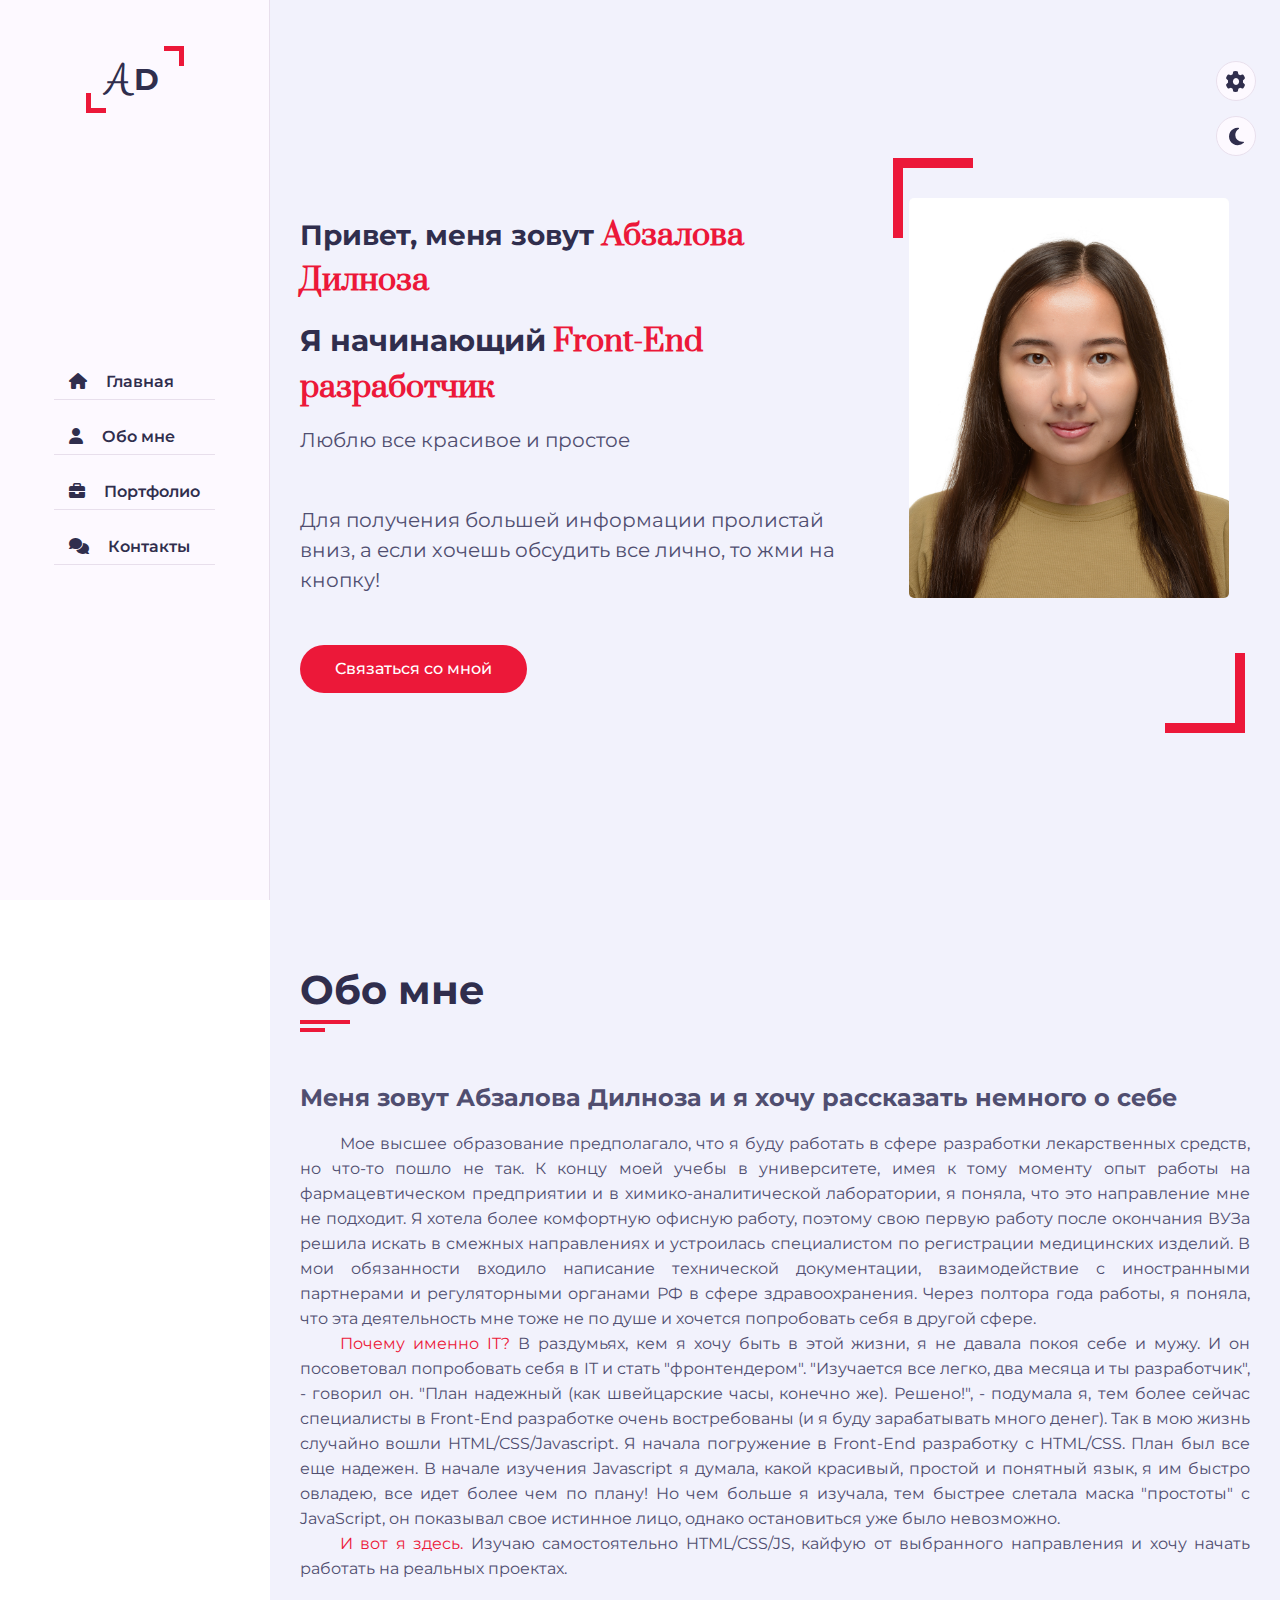
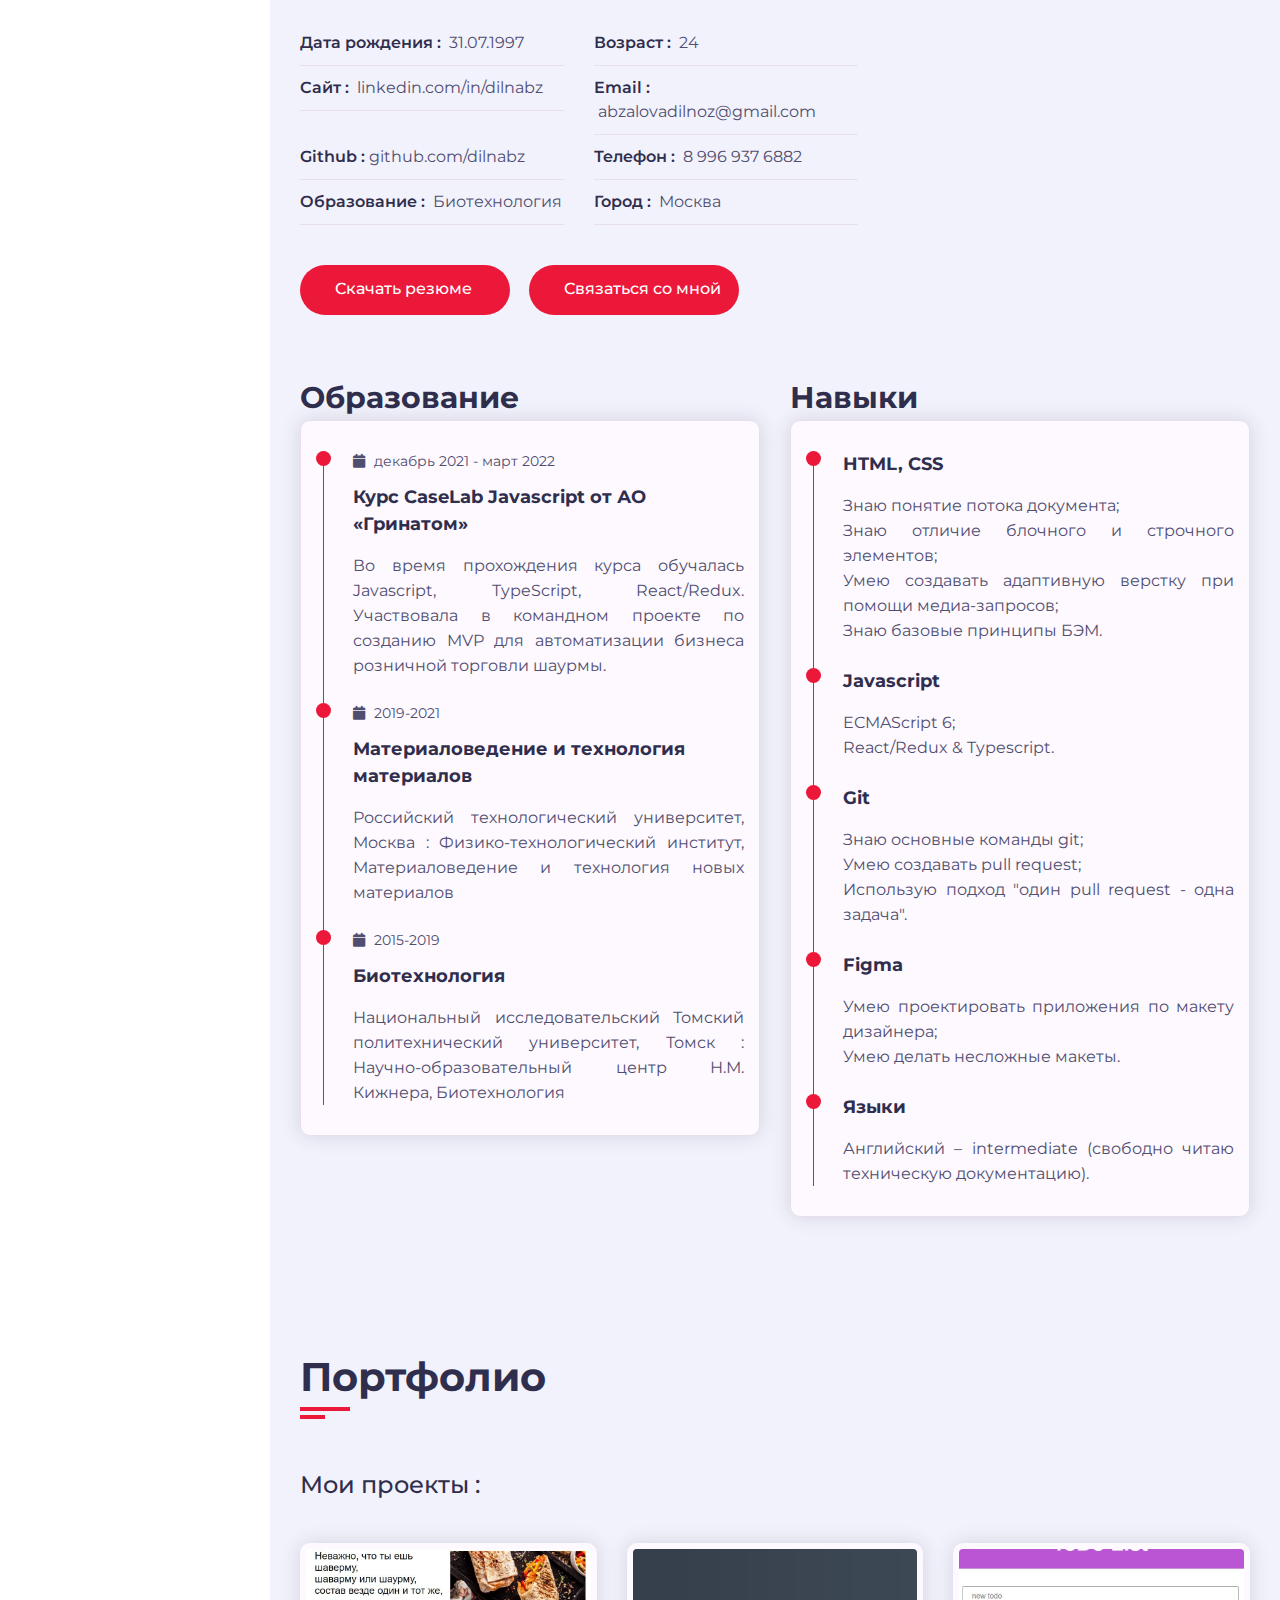
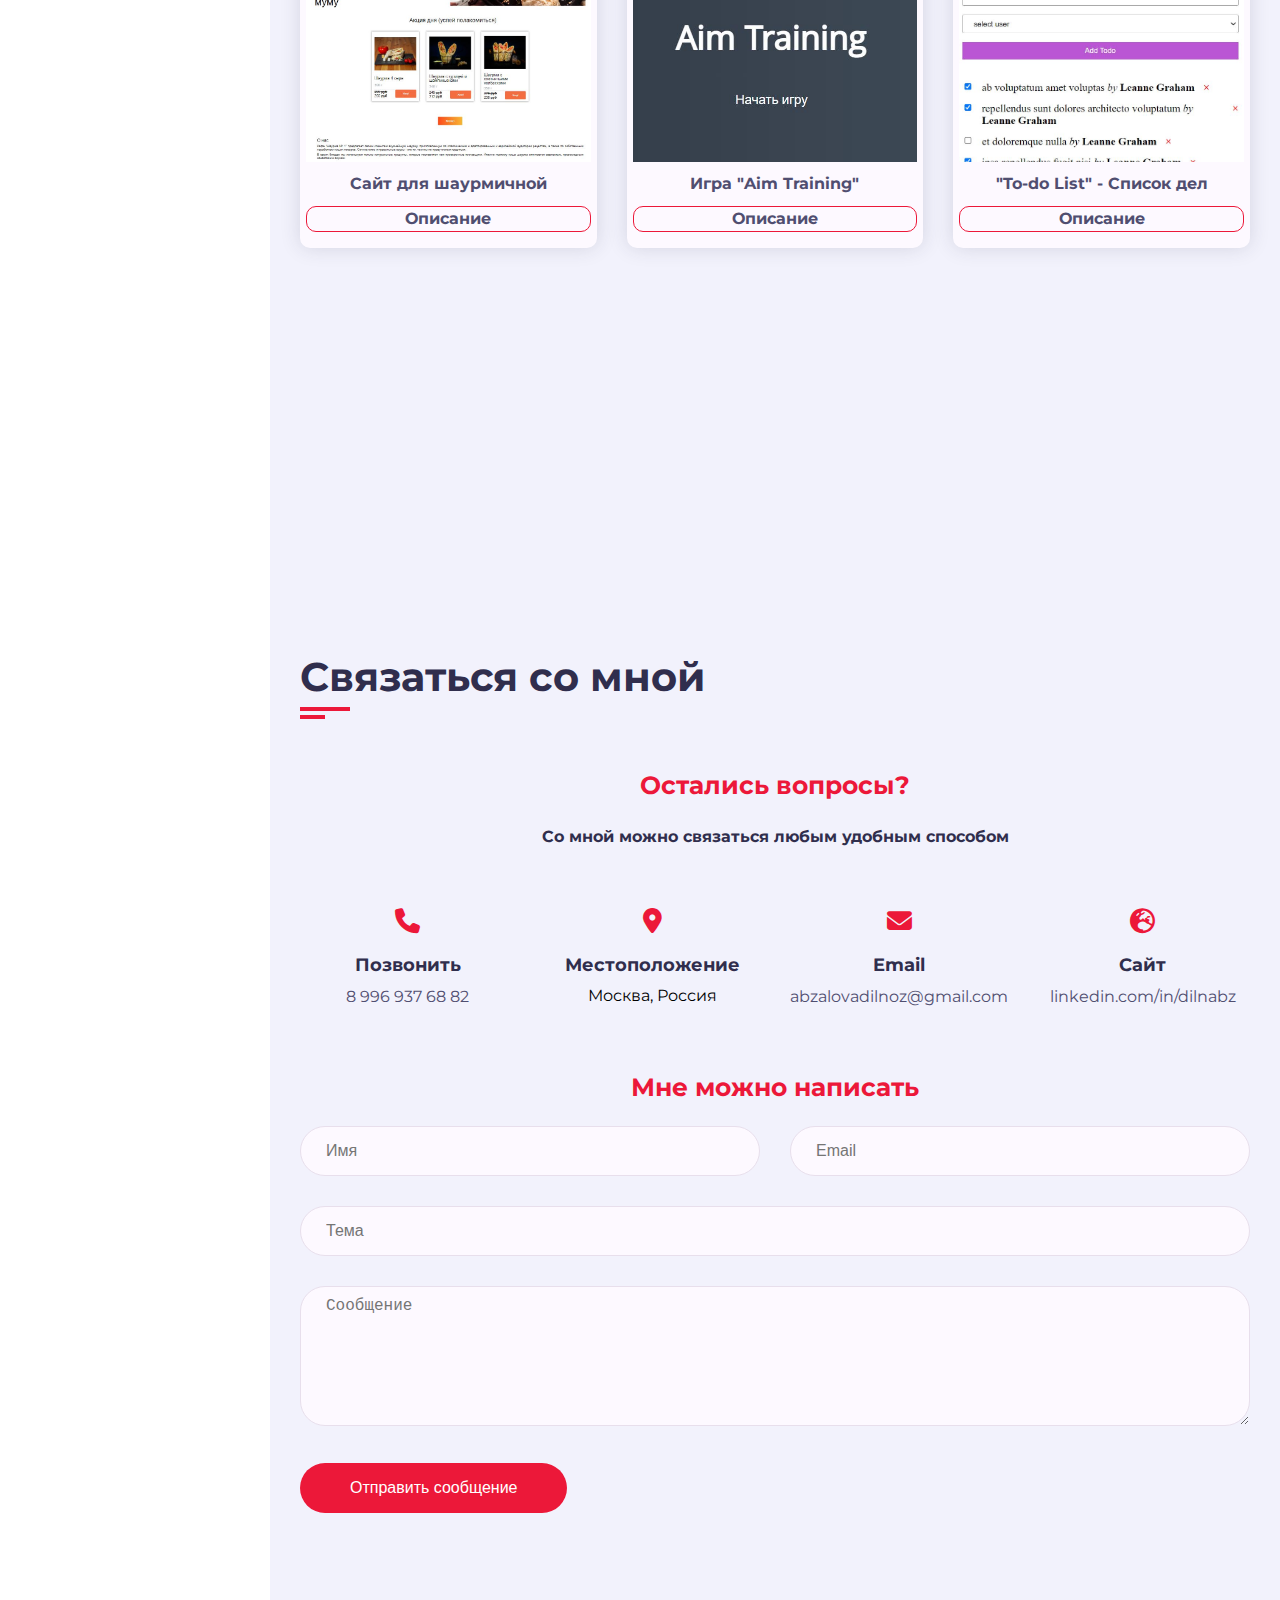
<file: index.html>
<!DOCTYPE html>
<html lang="ru">
  <head>
    <meta charset="UTF-8" />
    <meta http-equiv="X-UA-Compatible" content="IE=edge" />
    <meta name="viewport" content="width=device-width, initial-scale=1.0" />
    <title>Portfolio Abzalova Dilnoza</title>
    <link rel="icon" href="img/myIcon.PNG" type="image/png" />
    <!-- ===== CSS Files ===== -->
    <link rel="stylesheet" href="css/style.css" />
    <link rel="stylesheet" href="css/skins/color-1.css" />
    <link
      rel="stylesheet"
      href="https://cdnjs.cloudflare.com/ajax/libs/font-awesome/6.1.1/css/all.min.css"
    />
    <!-- ===== Style Switcher ===== -->
    <link
      rel="stylesheet"
      href="css/skins/color-1.css"
      class="alternate-style"
      title="color-1"
      disabled
    />
    <link
      rel="stylesheet"
      href="css/skins/color-2.css"
      class="alternate-style"
      title="color-2"
      disabled
    />
    <link
      rel="stylesheet"
      href="css/skins/color-3.css"
      class="alternate-style"
      title="color-3"
      disabled
    />
    <link
      rel="stylesheet"
      href="css/skins/color-4.css"
      class="alternate-style"
      title="color-4"
      disabled
    />
    <link
      rel="stylesheet"
      href="css/skins/color-5.css"
      class="alternate-style"
      title="color-5"
      disabled
    />
    <link rel="stylesheet" href="css/style-switcher.css" />
  </head>
  <body>
    <!-- ===== Main Container Start ===== -->
    <div class="main-container">
      <!-- === Aside Start === -->
      <div class="aside">
        <div class="logo">
          <a href="#"><span>A</span>D</a>
        </div>
        <ul class="nav">
          <li>
            <a href="#home"><i class="fa fa-home"></i> Главная</a>
          </li>
          <li>
            <a href="#about"><i class="fa fa-user"></i> Обо мне </a>
          </li>
          <!-- <li>
            <a href="#service"><i class="fa fa-list"></i> Услуги </a>
          </li> -->
          <li>
            <a href="#portfolio"><i class="fa fa-briefcase"></i> Портфолио</a>
          </li>
          <li>
            <a href="#contact"><i class="fa fa-comments"></i> Контакты</a>
          </li>
        </ul>
      </div>
      <!-- === Aside End === -->
      <!-- === Main Content Start === -->
      <div class="main-content">
        <!-- == Home Section Start == -->
        <section class="home section" id="home">
          <div class="container">
            <div class="row">
              <div class="home-info padd-15">
                <h3 class="hello">
                  Привет, меня зовут <span class="name">Абзалова Дилноза</span>
                </h3>
                <h3 class="my-profession">
                  Я начинающий<span class="typing"> Front-End разработчик</span>
                </h3>
                <p>Люблю все красивое и простое</p>
                <p>
                  Для получения большей информации пролистай вниз, а если хочешь
                  обсудить все лично, то жми на кнопку!
                </p>
                <a href="#contact" class="btn hire-me">Связаться со мной</a>
              </div>
              <div class="home-img padd-15">
                <img src="/img/myPhoto.jpg" alt="My photo" />
              </div>
            </div>
          </div>
        </section>
        <!-- == Home Section End == -->
        <!-- == About Section Start == -->
        <section class="about section" id="about">
          <div class="container">
            <div class="row">
              <div class="section-title padd-15">
                <h2>Обо мне</h2>
              </div>
            </div>
            <div class="row">
              <div class="about-content padd-15">
                <div class="row">
                  <div class="about-text padd-15">
                    <h3>
                      Меня зовут Абзалова Дилноза и я хочу рассказать немного о
                      себе
                    </h3>
                    <p>
                      Мое высшее образование предполагало, что я буду работать в
                      сфере разработки лекарственных средств, но что-то пошло не
                      так. К концу моей учебы в университете, имея к тому
                      моменту опыт работы на фармацевтическом предприятии и в
                      химико-аналитической лаборатории, я поняла, что это
                      направление мне не подходит. Я хотела более комфортную
                      офисную работу, поэтому свою первую работу после окончания
                      ВУЗа решила искать в смежных направлениях и устроилась
                      специалистом по регистрации медицинских изделий. В мои
                      обязанности входило написание технической документации,
                      взаимодействие с иностранными партнерами и регуляторными
                      органами РФ в сфере здравоохранения. Через полтора года
                      работы, я поняла, что эта деятельность мне тоже не по душе
                      и хочется попробовать себя в другой сфере.
                    </p>
                    <p>
                      <span>Почему именно IT?</span> В раздумьях, кем я хочу
                      быть в этой жизни, я не давала покоя себе и мужу. И он
                      посоветовал попробовать себя в IT и стать "фронтендером".
                      "Изучается все легко, два месяца и ты разработчик", -
                      говорил он. "План надежный (как швейцарские часы, конечно
                      же). Решено!", - подумала я, тем более сейчас специалисты
                      в Front-End разработке очень востребованы (и я буду
                      зарабатывать много денег). Так в мою жизнь случайно вошли
                      HTML/CSS/Javascript. Я начала погружение в Front-End
                      разработку с HTML/CSS. План был все еще надежен. В начале
                      изучения Javascript я думала, какой красивый, простой и
                      понятный язык, я им быстро овладею, все идет более чем по
                      плану! Но чем больше я изучала, тем быстрее слетала маска
                      "простоты" с JavaScript, он показывал свое истинное лицо,
                      однако остановиться уже было невозможно.
                    </p>
                    <p>
                      <span>И вот я здесь.</span> Изучаю самостоятельно
                      HTML/CSS/JS, кайфую от выбранного направления и хочу
                      начать работать на реальных проектах.
                    </p>
                  </div>
                </div>
                <div class="row">
                  <div class="personal-info padd-15">
                    <div class="row">
                      <div class="info-item padd-15">
                        <p>Дата рождения : <span>31.07.1997</span></p>
                      </div>
                      <div class="info-item padd-15">
                        <p>Возраст : <span>24</span></p>
                      </div>
                      <div class="info-item padd-15">
                        <p>
                          Сайт :
                          <a href="https://www.linkedin.com/in/dilnabz/"
                            >linkedin.com/in/dilnabz</a
                          >
                        </p>
                      </div>
                      <div class="info-item padd-15">
                        <p>
                          Email :
                          <a href="mailto:abzalovadilnoz@gmail.com"
                            >abzalovadilnoz@gmail.com</a
                          >
                        </p>
                      </div>
                      <div class="info-item padd-15">
                        <p>
                          Github :<a href="https://github.com/dilnabz"
                            >github.com/dilnabz</a
                          >
                        </p>
                      </div>
                      <div class="info-item padd-15">
                        <p>
                          Телефон :
                          <a href="tel:+79969376882">8 996 937 6882</a>
                        </p>
                      </div>
                      <div class="info-item padd-15">
                        <p>Образование : <span>Биотехнология</span></p>
                      </div>
                      <div class="info-item padd-15">
                        <p>Город : <span>Москва</span></p>
                      </div>
                    </div>
                    <div class="row">
                      <div class="buttons padd-15">
                        <a
                          href="CV/Дилноза__Абзалова.pdf"
                          download="CV_Abzalova"
                          class="btn"
                          >Скачать резюме</a
                        >
                        <a href="#contact" class="btn hire hire-me"
                          >Связаться со мной</a
                        >
                      </div>
                    </div>
                  </div>
                </div>
                <div class="row">
                  <div class="education padd-15">
                    <h3 class="title">Образование</h3>
                    <div class="row">
                      <div class="timeline-box padd-15">
                        <div class="timeline shadow-dark">
                          <!-- = timeline item = -->
                          <div class="timeline-item">
                            <div class="circle-dot"></div>
                            <h3 class="timeline-date">
                              <i class="fa fa-calendar"> </i> декабрь 2021 -
                              март 2022
                            </h3>
                            <h4 class="timeline-title">
                              Курс CaseLab Javascript от АО «Гринатом»
                            </h4>
                            <p class="timeline-text">
                              Во время прохождения курса обучалась Javascript,
                              TypeScript, React/Redux. Участвовала в командном
                              проекте по созданию MVP для автоматизации бизнеса
                              розничной торговли шаурмы.
                            </p>
                          </div>
                          <!-- = timeline item = -->
                          <div class="timeline-item">
                            <div class="circle-dot"></div>
                            <h3 class="timeline-date">
                              <i class="fa fa-calendar"> </i> 2019-2021
                            </h3>
                            <h4 class="timeline-title">
                              Материаловедение и технология материалов
                            </h4>
                            <p class="timeline-text">
                              Российский технологический университет, Москва :
                              Физико-технологический институт, Материаловедение
                              и технология новых материалов
                            </p>
                          </div>
                          <!-- = timeline item = -->
                          <div class="timeline-item">
                            <div class="circle-dot"></div>
                            <h3 class="timeline-date">
                              <i class="fa fa-calendar"> </i> 2015-2019
                            </h3>
                            <h4 class="timeline-title">Биотехнология</h4>
                            <p class="timeline-text">
                              Национальный исследовательский Томский
                              политехнический университет, Томск :
                              Научно-образовательный центр Н.М. Кижнера,
                              Биотехнология
                            </p>
                          </div>
                        </div>
                      </div>
                    </div>
                  </div>
                  <div class="skills padd-15">
                    <h3 class="title">Навыки</h3>
                    <div class="row">
                      <div class="timeline-box padd-15">
                        <div class="timeline shadow-dark">
                          <!-- = timeline item = -->
                          <div class="timeline-item">
                            <div class="circle-dot"></div>
                            <h4 class="timeline-title">HTML, CSS</h4>
                            <ul class="timeline-text">
                              <li>Знаю понятие потока документа;</li>
                              <li>
                                Знаю отличие блочного и строчного элементов;
                              </li>
                              <li>
                                Умею создавать адаптивную верстку при помощи
                                медиа-запросов;
                              </li>
                              <li>Знаю базовые принципы БЭМ.</li>
                            </ul>
                          </div>
                          <!-- = timeline item = -->
                          <div class="timeline-item">
                            <div class="circle-dot"></div>
                            <h4 class="timeline-title">Javascript</h4>
                            <ul class="timeline-text">
                              <li>ECMAScript 6;</li>
                              <li>React/Redux & Typescript.</li>
                            </ul>
                          </div>
                          <!-- = timeline item = -->
                          <div class="timeline-item">
                            <div class="circle-dot"></div>
                            <h4 class="timeline-title">Git</h4>
                            <ul class="timeline-text">
                              <li>Знаю основные команды git;</li>
                              <li>Умею создавать pull request;</li>
                              <li>
                                Использую подход "один pull request - одна
                                задача".
                              </li>
                            </ul>
                          </div>
                          <!-- = timeline item = -->
                          <div class="timeline-item">
                            <div class="circle-dot"></div>
                            <h4 class="timeline-title">Figma</h4>
                            <ul class="timeline-text">
                              <li>
                                Умею проектировать приложения по макету
                                дизайнера;
                              </li>
                              <li>Умею делать несложные макеты.</li>
                            </ul>
                          </div>
                          <!-- = timeline item = -->
                          <div class="timeline-item">
                            <div class="circle-dot"></div>
                            <h4 class="timeline-title">Языки</h4>
                            <ul class="timeline-text">
                              <li>
                                Английский – intermediate (свободно читаю
                                техническую документацию).
                              </li>
                            </ul>
                          </div>
                        </div>
                      </div>
                    </div>
                  </div>
                </div>
              </div>
            </div>
          </div>
        </section>
        <!-- == About Section End == -->
        <!-- == Portfolio Section Start == -->
        <section class="portfolio section" id="portfolio">
          <div class="container">
            <div class="row">
              <div class="section-title padd-15">
                <h2>Портфолио</h2>
              </div>
            </div>
            <div class="row">
              <div class="portfolio-heading padd-15">
                <h2>Мои проекты :</h2>
              </div>
            </div>
            <div class="row">
              <!-- = Portfolio Item Start = -->
              <div class="portfolio-item padd-15">
                <div class="portfolio-item-inner shadow-dark">
                  <div class="portfolio-img">
                    <a href="https://caselab-group-1.herokuapp.com/"
                      ><img src="img/projestShaurma.JPG" alt="project"
                    /></a>
                  </div>
                  <h4>Сайт для шаурмичной</h4>
                  <div class="portfolio-description-button">Описание</div>
                  <div class="portfolio-description">
                    Данный проект выполнялся в команде во время прохождения
                    курса CaseLab Javascript от АО «ГРИНАТОМ». Основная задача
                    проекта была в том, чтобы создать работоспособный MVP для
                    автоматизации бизнеса розничной торговли шаурмы. За время,
                    выделенное на проект (1 неделя), нашей команде удалось
                    полностью создать сайт пользователя согласно озвученному
                    заказчиком ТЗ.
                    <ul>
                      Стек технологий:
                      <li>Node.js;</li>
                      <li>Typescript;</li>
                      <li>PostgreSQL;</li>
                      <li>REST API;</li>
                      <li>React.js.</li>
                    </ul>
                  </div>
                </div>
              </div>
              <!-- = Portfolio Item End = -->
              <!-- = Portfolio Item Start = -->
              <div class="portfolio-item padd-15">
                <div class="portfolio-item-inner shadow-dark">
                  <div class="portfolio-img">
                    <a href="AimGame/aimIndex.html"
                      ><img src="img/AimTraining.jpg" alt="project"
                    /></a>
                  </div>
                  <h4>Игра "Aim Training"</h4>
                  <div class="portfolio-description-button">Описание</div>
                  <div class="portfolio-description">
                    Это простое представление тренировочного поля для улучшения
                    навыка попадания в цель в играх в жанре «Шутеры». Каждый
                    игрок в шутеры знает насколько важно прокачивать свой «аим».
                    Цель игры проста: попадите в как можно большее количество
                    кружочков за отведенное время. С помощью этого проекта я
                    лучше поняла такие темы в Javascript, как:
                    <ul>
                      <li>Манипуляции с DOM;</li>
                      <li>Управляющие структуры;</li>
                      <li>Функции.</li>
                    </ul>
                  </div>
                </div>
              </div>
              <!-- = Portfolio Item End = -->
              <!-- = Portfolio Item Start = -->
              <div class="portfolio-item padd-15">
                <div class="portfolio-item-inner shadow-dark">
                  <div class="portfolio-img">
                    <a href="TodoList/todoIndex.html"
                      ><img src="img/todoList.JPG" alt="project"
                    /></a>
                  </div>
                  <h4>"To-do List" - Список дел</h4>
                  <div class="portfolio-description-button">Описание</div>
                  <div class="portfolio-description">
                    "To-do List" помог мне применить на практике много тем в
                    Javascript, которые я изучила. Для этого проекта были
                    выделены следующие требования:
                    <ul>
                      <li>
                        Получать данные с сервера, отрисовывать их на странице;
                      </li>
                      <li>
                        Через форму создавать новые задачи, с отправкой запроса
                        на сервер;
                      </li>
                      <li>
                        Возможность выбора пользователя из списка доступных;
                      </li>
                      <li>
                        Возможность изменять статус завершенности по чекбоксу;
                      </li>
                      <li>Возможность удалять задачи.</li>
                    </ul>
                    В качестве REST API сервера для получения данных я
                    использовала JSON Placeholder.
                  </div>
                </div>
              </div>
            </div>
          </div>
        </section>
        <!-- == Portfolio Section End == -->
        <!-- == Contact Me Section Start == -->
        <section class="contact section" id="contact">
          <div class="container">
            <div class="row">
              <div class="section-title padd-15">
                <h2>Связаться со мной</h2>
              </div>
            </div>
            <h3 class="contact-title padd-15">Остались вопросы?</h3>
            <h4 class="contact-sub-title padd-15">
              Со мной можно связаться любым удобным способом
            </h4>
            <div class="row">
              <!-- = Contact Info Item Start = -->
              <div class="contact-info-item padd-15">
                <div class="icon">
                  <i class="fa fa-phone"></i>
                  <h4>Позвонить</h4>
                  <p><a href="tel: +79969376882">8 996 937 68 82</a></p>
                </div>
              </div>
              <!-- = Contact Info Item End = -->
              <!-- = Contact Info Item Start = -->
              <div class="contact-info-item padd-15">
                <div class="icon">
                  <i class="fa fa-map-marker-alt"></i>
                  <h4>Местоположение</h4>
                  <p>Москва, Россия</p>
                </div>
              </div>
              <!-- = Contact Info Item End = -->
              <!-- = Contact Info Item Start = -->
              <div class="contact-info-item padd-15">
                <div class="icon">
                  <i class="fa fa-envelope"></i>
                  <h4>Email</h4>
                  <p>
                    <a href="mailto:abzalovadilnoz@gmail.com"
                      >abzalovadilnoz@gmail.com</a
                    >
                  </p>
                </div>
              </div>
              <!-- = Contact Info Item End = -->
              <!-- = Contact Info Item Start = -->
              <div class="contact-info-item padd-15">
                <div class="icon">
                  <i class="fa fa-globe-europe"></i>
                  <h4>Cайт</h4>
                  <p>
                    <a href="https://www.linkedin.com/in/dilnabz/"
                      >linkedin.com/in/dilnabz</a
                    >
                  </p>
                </div>
              </div>
              <!-- = Contact Info Item End = -->
            </div>
            <h3 class="contact-title padd-15">Мне можно написать</h3>
            <!-- = Contact Form Start =-->
            <form action="send.php" method="POST">
              <div class="row">
                <div class="contact-form padd-15">
                  <div class="row">
                    <div class="form-item col-6 padd-15">
                      <div class="form-group">
                        <input
                          type="text"
                          class="form-control"
                          placeholder="Имя"
                          name="name"
                        />
                      </div>
                    </div>
                    <div class="form-item col-6 padd-15">
                      <div class="form-group">
                        <input
                          type="email"
                          class="form-control"
                          placeholder="Email"
                          name="email"
                        />
                      </div>
                    </div>
                  </div>
                  <div class="row">
                    <div class="form-item col-12 padd-15">
                      <div class="form-group">
                        <input
                          type="text"
                          class="form-control"
                          placeholder="Тема"
                          name="subject"
                          required
                        />
                      </div>
                    </div>
                  </div>
                  <div class="row">
                    <div class="form-item col-12 padd-15">
                      <div class="form-group">
                        <textarea
                          name="message"
                          class="form-control"
                          id=""
                          placeholder="Сообщение"
                          required
                        ></textarea>
                      </div>
                    </div>
                  </div>
                  <div class="row">
                    <div class="form-item col-12 padd-15">
                      <button type="submit" class="btn">
                        Отправить сообщение
                      </button>
                    </div>
                  </div>
                </div>
              </div>
            </form>
            <!-- = Contact Form End =-->
          </div>
        </section>
        <!-- == Contact Me Section End == -->
      </div>
      <!-- === Main Content End === -->
    </div>
    <!-- ===== Main Container End ===== -->
    <!-- ===== Style Switcher Start ===== -->
    <div class="style-switcher">
      <div class="style-switcher-toggler s-icon">
        <i class="fas fa-cog fa-spin"></i>
      </div>
      <div class="day-night s-icon">
        <i class="fas"></i>
      </div>
      <h4>Theme Colors</h4>
      <div class="colors">
        <span class="color-1" onclick="setActiveStyle('color-1')"></span>
        <span class="color-2" onclick="setActiveStyle('color-2')"></span>
        <span class="color-3" onclick="setActiveStyle('color-3')"></span>
        <span class="color-4" onclick="setActiveStyle('color-4')"></span>
        <span class="color-5" onclick="setActiveStyle('color-5')"></span>
      </div>
    </div>
    <!-- ===== Style Switcher End ===== -->
    <!-- ===== JS Files ===== -->
    <script src="js/style-switcher.js"></script>
  </body>
</html>
</file>
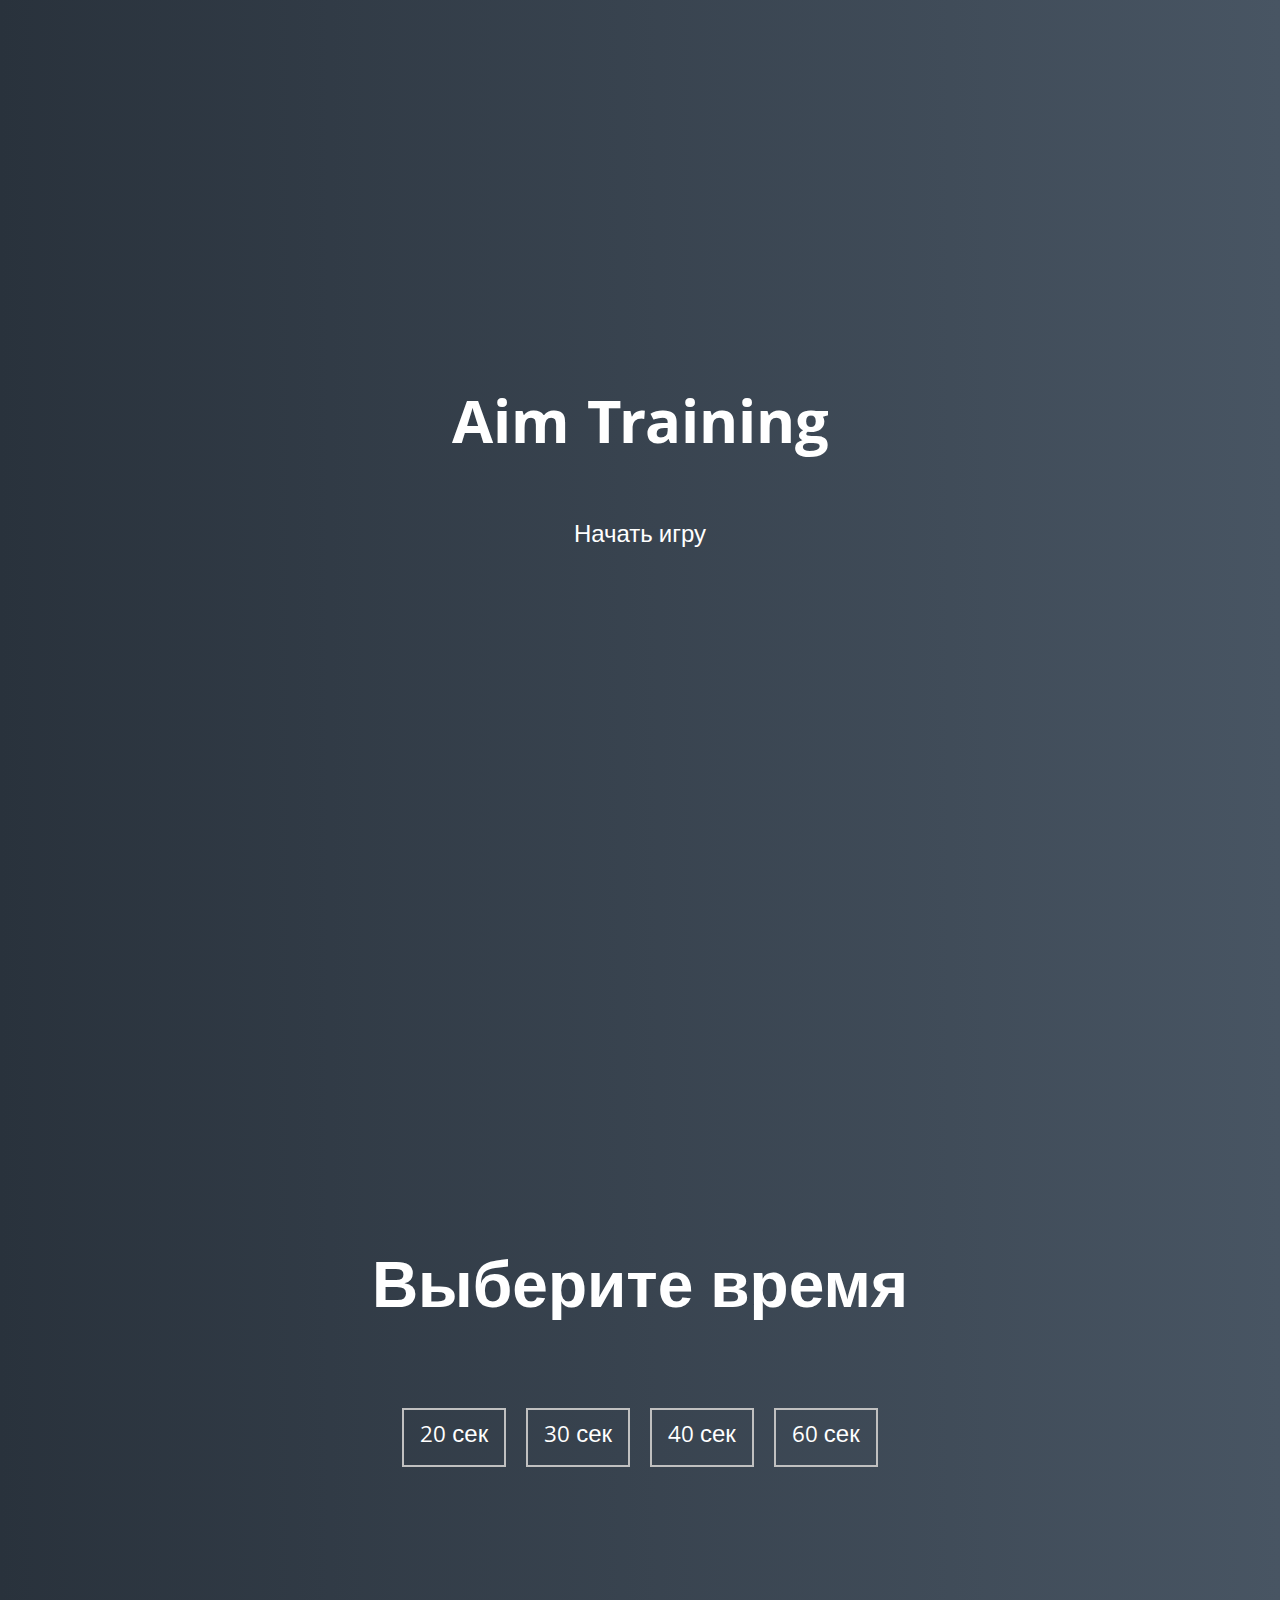
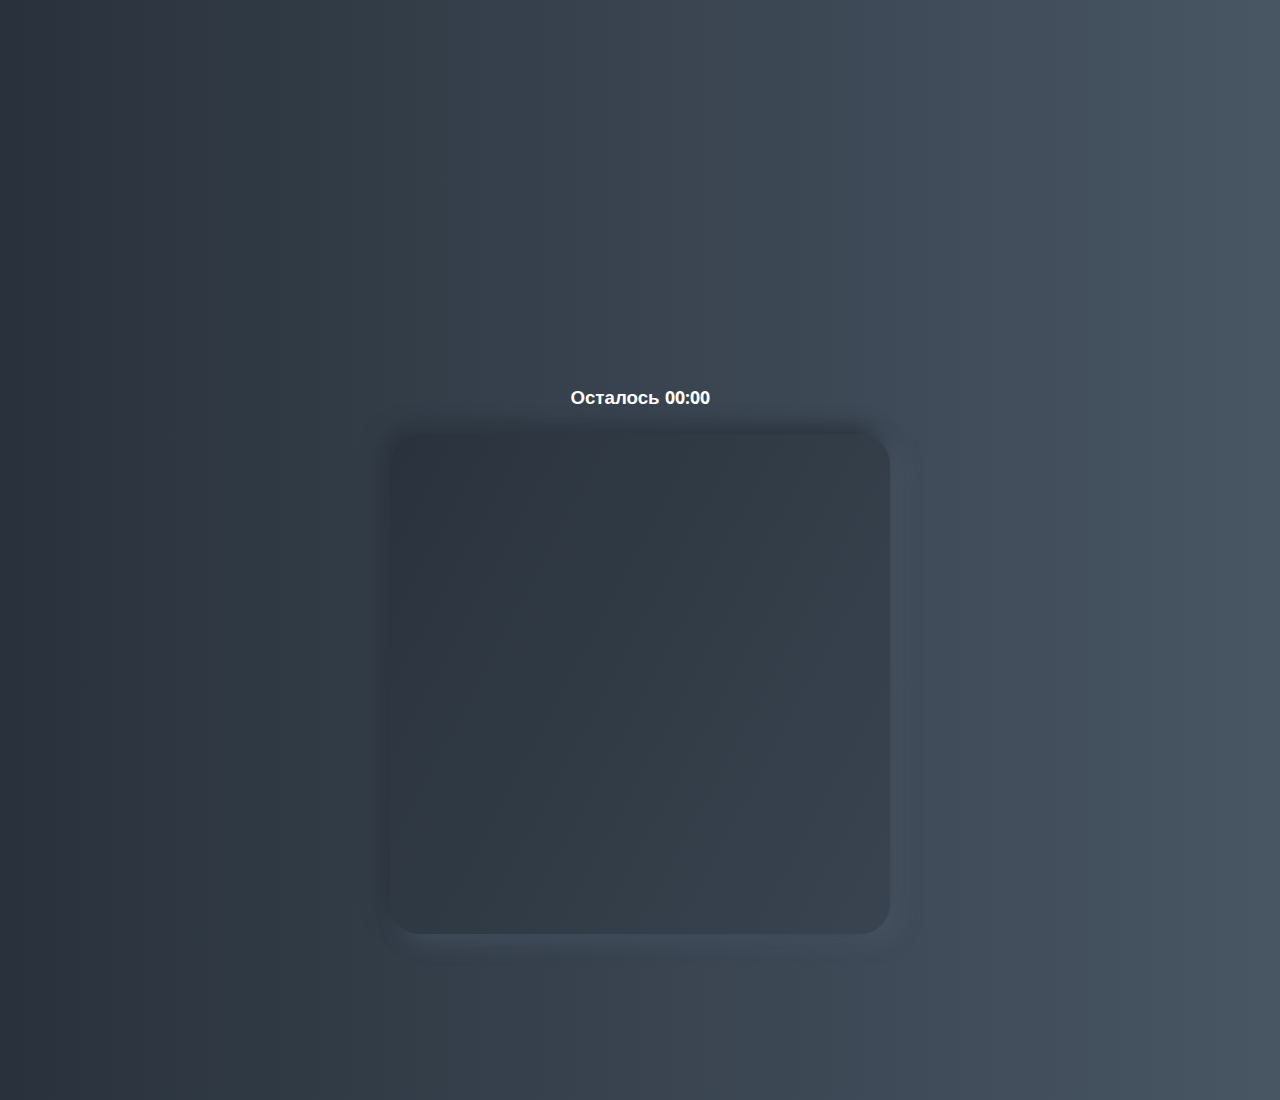
<file: AimGame/aimIndex.html>
<!DOCTYPE html>
<html lang="en">
  <head>
    <meta charset="UTF-8" />
    <meta name="viewport" content="width=device-width, initial-scale=1.0" />
    <link rel="stylesheet" href="aimStyle.css" />
    <title>Aim Training</title>
  </head>
  <body>
    <div class="screen">
      <h1>Aim Training</h1>
      <a href="#" class="start" id="start">Начать игру</a>
    </div>

    <div class="screen">
      <h1>Выберите время</h1>
      <ul class="time-list" id="time-list">
        <li>
          <button class="time-btn" data-time="20">20 сек</button>
        </li>
        <li>
          <button class="time-btn" data-time="30">30 сек</button>
        </li>
        <li>
          <button class="time-btn" data-time="40">40 сек</button>
        </li>
        <li>
          <button class="time-btn" data-time="60">60 сек</button>
        </li>
      </ul>
    </div>

    <div class="screen">
      <h3>Осталось <span id="time">00:00</span></h3>
      <div class="board" id="board"></div>
    </div>
    <script src="aimApp.js"></script>
  </body>
</html>
</file>
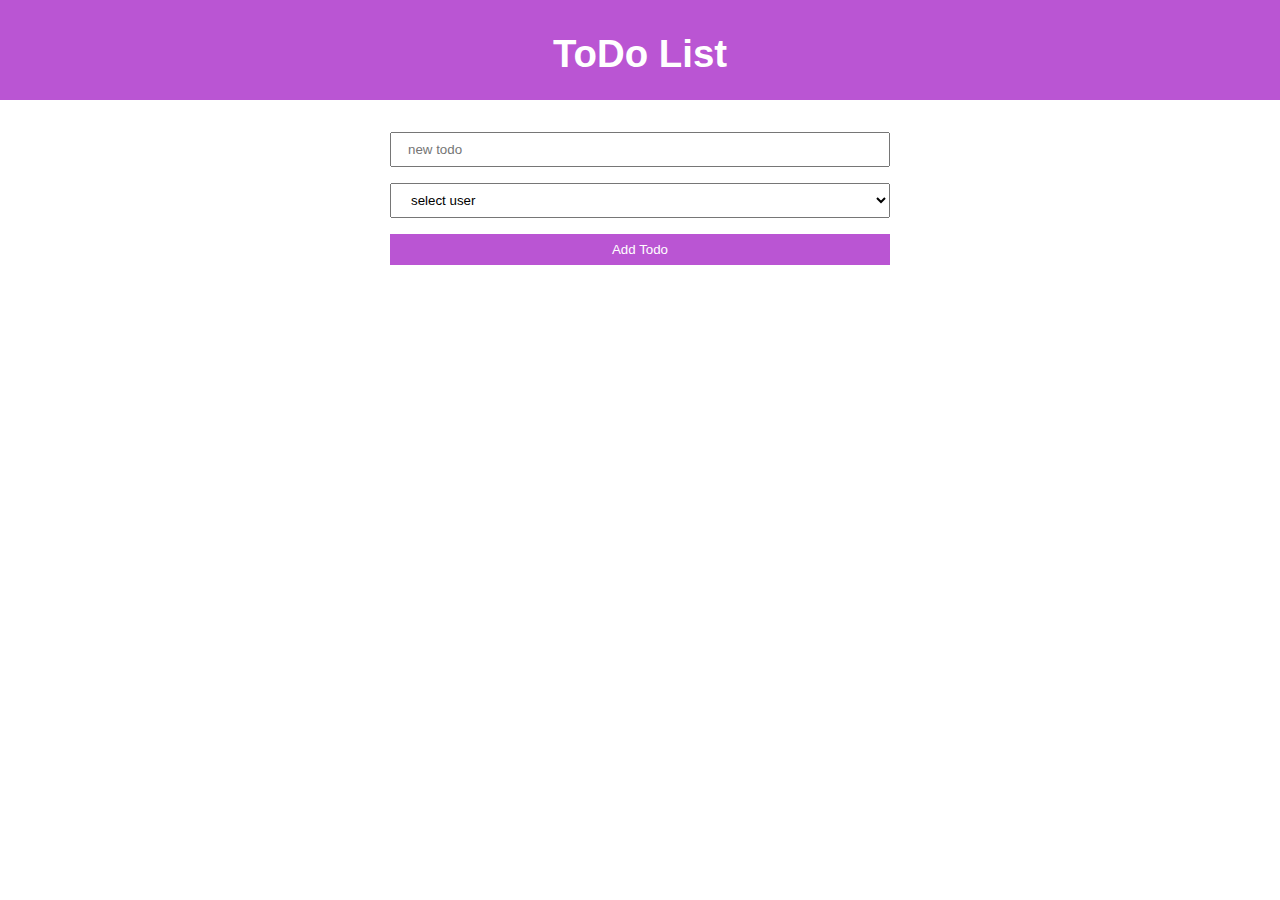
<file: TodoList/todoIndex.html>
<!DOCTYPE html>
<html lang="en">
  <head>
    <meta charset="UTF-8" />
    <meta http-equiv="X-UA-Compatible" content="IE=edge" />
    <meta name="viewport" content="width=device-width, initial-scale=1.0" />
    <title>ToDo List</title>
    <link rel="stylesheet" href="todoStyle.css" />
  </head>

  <body>
    <header>
      <h1>ToDo List</h1>
    </header>

    <main>
      <form autocomplete="off">
        <label>
          <input id="new-todo" name="todo" type="text" placeholder="new todo" />
        </label>
        <select id="user-todo" name="user">
          <option disabled selected>select user</option>
        </select>
        <button>Add Todo</button>
      </form>
      <ul id="todo-list"></ul>
    </main>

    <script src="todoApp.js"></script>
  </body>
</html>
</file>
<file: css/style.css>
@import url("https://fonts.googleapis.com/css2?family=Clicker+Script&family=Prata&family=Montserrat:wght@200;300;400;500;600&display=swap");

:root {
  --bg-black-900: #f2f2fc;
  --bg-black-100: #fdf9ff;
  --bg-black-50: #e8dfec;
  --text-black-900: #302e4d;
  --text-black-700: #504e70;
}
body.dark {
  --bg-black-900: #151515;
  --bg-black-100: #222222;
  --bg-black-50: #393939;
  --text-black-900: #ffffff;
  --text-black-700: #e9e9e9;
}
body {
  line-height: 1.5;
  font-size: 16px;
  font-family: "Montserrat", sans-serif;
}
* {
  margin: 0;
  padding: 0;
  outline: none;
  text-decoration: none;
  box-sizing: border-box;
}
::before,
::after {
  box-sizing: border-box;
}
ul {
  list-style: none;
}
.section {
  background: var(--bg-black-900);
  min-height: 100vh;
  display: block;
  padding: 0 30px;
  opacity: 1;
}
.hidden {
  display: none !important;
}
.main-content {
  padding-left: 270px;
}
.padd-15 {
  padding-left: 15px;
  padding-right: 15px;
}
.container {
  max-width: 1100px;
  width: 100%;
  margin: auto;
}
.section .container {
  padding-top: 60px;
  padding-bottom: 70px;
}
.section-title {
  flex: 0 0 100%;
  max-width: 100%;
  margin-bottom: 60px;
}
.section-title h2 {
  font-size: 40px;
  color: var(--text-black-900);
  font-weight: 700;
  position: relative;
}
.section-title h2::before {
  content: "";
  height: 4px;
  width: 50px;
  background-color: var(--skin-color);
  position: absolute;
  top: 100%;
  left: 0;
}
.section-title h2::after {
  content: "";
  height: 4px;
  width: 25px;
  background-color: var(--skin-color);
  position: absolute;
  top: 100%;
  left: 0;
  margin-top: 8px;
}
.row {
  display: flex;
  flex-wrap: wrap;
  margin-left: -15px;
  margin-right: -15px;
  position: relative;
}
.btn {
  font-size: 16px;
  font-weight: 500;
  padding: 12px 35px;
  color: white;
  border-radius: 40px;
  display: inline-block;
  white-space: nowrap;
  border: none;
  background: var(--skin-color);
  transition: all 0.3s ease;
}
.btn:hover {
  transform: scale(1.05);
}
.shadow-dark {
  box-shadow: 0 0 20px rgba(48, 46, 77, 0.15);
}
/* aside */
.aside {
  width: 270px;
  background: var(--bg-black-100);
  position: fixed;
  left: 0;
  top: 0;
  padding: 30px;
  height: 100%;
  border-right: 1px solid var(--bg-black-50);
  display: flex;
  justify-content: center;
  align-items: center;
  z-index: 10;
}
.aside .logo {
  position: absolute;
  top: 50px;
  font-size: 30px;
  text-transform: capitalize;
}
.aside .logo a {
  color: var(--text-black-900);
  font-weight: 700;
  padding: 15px 20px;
  font-size: 30px;
  letter-spacing: 5px;
  position: relative;
}
.aside .logo a span {
  font-family: "Clicker Script", cursive;
  font-size: 40px;
}
.aside .logo a::before {
  content: "";
  position: absolute;
  width: 20px;
  height: 20px;
  border-bottom: 5px solid var(--skin-color);
  border-left: 5px solid var(--skin-color);
  bottom: 0;
  left: 0;
}
.aside .logo a::after {
  content: "";
  position: absolute;
  width: 20px;
  height: 20px;
  border-top: 5px solid var(--skin-color);
  border-right: 5px solid var(--skin-color);
  top: 0;
  right: 0;
}
.aside .nav-toggler {
  height: 40px;
  width: 45px;
  border: 1px solid var(--bg-black-50);
  cursor: pointer;
  position: fixed;
  left: 300px;
  top: 20px;
  border-radius: 5px;
  background: var(--bg-black-100);
  display: none;
  align-items: center;
  justify-content: center;
}
.aside .nav-toggler span {
  height: 2px;
  width: 18px;
  background: var(--skin-color);
  display: inline-block;
  position: relative;
}
.aside .nav-toggler span::before {
  content: "";
  height: 2px;
  width: 18px;
  background: var(--skin-color);
  position: absolute;
  top: -6px;
  left: 0;
}
.aside .nav-toggler span::after {
  content: "";
  height: 2px;
  width: 18px;
  background: var(--skin-color);
  position: absolute;
  top: 6px;
  left: 0;
}
.aside .nav {
  margin-top: 50px;
}
.aside .nav li {
  margin-bottom: 20px;
  display: block;
}
.aside .nav li a {
  font-size: 16px;
  font-weight: 600;
  display: block;
  border-bottom: 1px solid var(--bg-black-50);
  color: var(--text-black-900);
  padding: 5px 15px;
}
.aside .nav li a:hover {
  color: var(--skin-color);
}
.aside .nav li a i {
  margin-right: 15px;
}
/* home */
.home {
  min-height: 100vh;
  display: flex;
  color: var(--text-black-900);
}
.home .home-info {
  flex: 0 0 60%;
  max-width: 60%;
}
h3.hello {
  font-size: 28px;
  margin: 15px 0;
}
h3.hello span {
  font-family: "Prata", serif;
  font-size: 30px;
  font-weight: 700;
  color: var(--skin-color);
}
h3.my-profession {
  font-size: 30px;
  margin: 15px 0;
}
.typing {
  color: var(--skin-color);
  font-family: "Prata", serif;
}
.home-info p {
  margin-bottom: 50px;
  font-size: 20px;
  color: var(--text-black-700);
}
.home .home-img {
  flex: 0 0 40%;
  max-width: 40%;
  text-align: center;
  position: relative;
}
.home-img::after {
  content: "";
  position: absolute;
  height: 80px;
  width: 80px;
  border-bottom: 10px solid var(--skin-color);
  border-right: 10px solid var(--skin-color);
  right: 20px;
  bottom: -40px;
}
.home-img::before {
  content: "";
  position: absolute;
  height: 80px;
  width: 80px;
  border-top: 10px solid var(--skin-color);
  border-left: 10px solid var(--skin-color);
  left: 20px;
  top: -40px;
}
.home .home-img img {
  margin: auto;
  border-radius: 5px;
  height: 400px;
}
/* About */
.about .about-content {
  flex: 0 0 100%;
  max-width: 100%;
}
.about .about-content .about-text {
  flex: 0 0 100%;
  max-width: 100%;
}
.about .about-content .about-text h3 {
  font-size: 24px;
  margin-bottom: 15px;
  font-weight: 700;
  color: var(--text-black-700);
}
.about .about-content .about-text p {
  text-indent: 40px;
  font-size: 16px;
  line-height: 25px;
  color: var(--text-black-700);
  text-align: justify;
}
.about .about-content .about-text p span {
  color: var(--skin-color);
}
.about .about-content .personal-info {
  flex: 0 0 60%;
  max-width: 60%;
  margin-top: 40px;
}
.about .about-content .personal-info .info-item {
  flex: 0 0 50%;
  max-width: 50%;
}
.about .about-content .personal-info .info-item p {
  font-weight: 600;
  padding: 10px 0;
  font-size: 16px;
  color: var(--text-black-900);
  border-bottom: 1px solid var(--bg-black-50);
}
.about .about-content .personal-info .info-item p a,
.about .about-content .personal-info .info-item p span {
  font-weight: 400;
  color: var(--text-black-700);
  margin-left: 4px;
  display: inline-block;
}
.about .about-content .personal-info .info-item p a:hover {
  color: var(--skin-color);
}
.about .about-content .personal-info .buttons {
  margin-top: 30px;
}
.about .about-content .personal-info .buttons .btn {
  width: 210px;
  height: 50px;
  margin-right: 15px;
  margin-top: 10px;
}
.about .about-content .education,
.about .about-content .skills {
  flex: 0 0 50%;
  max-width: 50%;
  margin-top: 30px;
}
.about .about-content h3.title {
  font-size: 30px;
  font-weight: 700;
  margin-top: 30px;
  color: var(--text-black-900);
}
.about .about-content .timeline-box {
  flex: 0 0 100%;
  max-width: 100%;
}
.about .about-content .timeline {
  background-color: var(--bg-black-100);
  padding: 30px 15px;
  border: 1px solid var(--bg-black-50);
  border-radius: 10px;
  width: 100%;
  position: relative;
}
.about .about-content .timeline .timeline-item {
  position: relative;
  padding-left: 37px;
  padding-bottom: 25px;
}
.about .about-content .timeline .timeline-item:last-child {
  padding-bottom: 0;
}
.about .about-content .timeline .timeline-item::before {
  content: "";
  width: 1px;
  position: absolute;
  height: 100%;
  left: 7px;
  top: 0;
  background-color: var(--skin-color);
}
.about .about-content .timeline .circle-dot {
  position: absolute;
  left: 0;
  top: 0;
  height: 15px;
  width: 15px;
  border-radius: 50%;
  background-color: var(--skin-color);
}
.about .about-content .timeline .timeline-date {
  font-weight: 400;
  font-size: 14px;
  margin-bottom: 12px;
  color: var(--text-black-700);
}
.about .about-content .timeline .timeline-date .fa {
  margin-right: 5px;
}
.about .about-content .timeline .timeline-title {
  font-weight: 700;
  font-size: 18px;
  margin-bottom: 15px;
  color: var(--text-black-900);
}
.about .about-content .timeline .timeline-text {
  line-height: 25px;
  font-size: 16px;
  text-align: justify;
  color: var(--text-black-700);
}
/* portfolio */
.portfolio .container {
  padding-bottom: 40px;
}
.portfolio .portfolio-heading {
  flex: 0 0 100%;
  max-width: 100%;
  margin-bottom: 40px;
}
.portfolio .portfolio-heading h2 {
  color: var(--text-black-900);
  font-weight: 500;
}
.portfolio .portfolio-item {
  flex: 0 0 33.33%;
  max-width: 33.33%;
  margin-bottom: 30px;
}
.portfolio .portfolio-item-inner {
  border: 6px solid var(--bg-black-100);
  background-color: var(--bg-black-100);
  border-radius: 10px;
  overflow: hidden;
  cursor: pointer;
}
.portfolio .portfolio-item-inner .portfolio-img {
  padding: 0px 0px 75% 0px;
  position: relative;
}
.portfolio .portfolio-item-inner .portfolio-img img {
  width: 100%;
  height: 100%;
  object-fit: cover;
  position: absolute;
}
.portfolio .portfolio-item-inner h4 {
  margin-top: 10px;
  font-weight: 700;
  color: var(--text-black-700);
  text-align: center;
}
.portfolio .portfolio-item-inner .portfolio-description {
  margin-top: 10px;
  text-align: justify;
  cursor: text;
  color: var(--text-black-900);
  opacity: 0;
  height: 0;
}
.portfolio .portfolio-item-inner .portfolio-description.active {
  opacity: 1;
  height: 100%;
}
.portfolio .portfolio-item-inner .portfolio-description-button {
  margin-top: 10px;
  text-align: center;
  font-weight: 700;
  color: var(--text-black-700);
  border-color: var(--skin-color);
  border: 1px solid var(--skin-color);
  border-radius: 10px;
}
.portfolio .portfolio-item-inner .portfolio-description-button:hover {
  background-color: var(--skin-color);
}
/* contact me */
.contact-title {
  color: var(--skin-color);
  text-align: center;
  font-size: 25px;
  margin-bottom: 20px;
}
.contact-sub-title {
  color: var(--text-black-900);
  text-align: center;
  font-size: 16px;
  margin-bottom: 60px;
}
.contact .contact-info-item {
  flex: 0 0 25%;
  max-width: 25%;
  text-align: center;
  margin-bottom: 60px;
}
.contact .contact-info-item .icon {
  display: inline-block;
}
.contact .contact-info-item .icon .fa {
  font-size: 25px;
  color: var(--skin-color);
}
.contact .contact-info-item h4 {
  font-size: 18px;
  font-weight: 700;
  color: var(--text-black-900);
  text-transform: capitalize;
  margin: 15px 0 5px;
}
.contact .contact-info-item p a {
  font-size: 16px;
  line-height: 25px;
  color: var(--text-black-700);
  font-weight: 400;
}
.contact .contact-info-item p a:hover {
  color: var(--skin-color);
}
.contact .contact-form {
  flex: 0 0 100%;
  max-width: 100%;
}
.contact .contact-form .col-6 {
  flex: 0 0 50%;
  max-width: 50%;
}
.contact .contact-form .col-12 {
  flex: 0 0 100%;
  max-width: 100%;
}
.contact .contact-form .form-item {
  margin-bottom: 30px;
}
.contact .contact-form .form-item .form-control {
  width: 100%;
  height: 50px;
  border-radius: 25px;
  background: var(--bg-black-100);
  border: 1px solid var(--bg-black-50);
  padding: 10px 25px;
  font-size: 16px;
  color: var(--text-black-700);
  transition: all 0.3s ease;
}
.contact .contact-form .form-item .form-control:focus {
  box-shadow: 0 0 20px rgba(48, 46, 77, 0.15);
}
.contact .contact-form .form-item textarea.form-control {
  height: 140px;
}
.contact .contact-form .btn {
  height: 50px;
  padding: 0 50px;
}

@media (max-width: 1199px) {
  .aside {
    left: -270px;
  }

  .main-content {
    padding-left: 0;
  }

  .about .about-content .personal-info .info-item p span {
    display: block;
    margin-left: 0;
  }
}
@media (max-width: 991px) {
  .contact .contact-info-item,
  .portfolio .portfolio-item,
  .service .service-item {
    flex: 0 0 50%;
    max-width: 50%;
  }
  .home .home-info {
    flex: 0 0 100%;
    max-width: 100%;
  }
  .home .home-img {
    display: none;
  }
}
@media (max-width: 767px) {
  .home .home-img {
    display: none;
  }
  .contact .contact-form .col-6,
  .contact .contact-info-item,
  .portfolio .portfolio-item,
  .service .service-item,
  .about .about-content .experience,
  .about .about-content .education,
  .about .about-content .skills,
  .about .about-content .personal-info {
    flex: 0 0 100%;
    max-width: 100%;
  }
}

@media (max-width: 477px) {
  .about .about-content .personal-info .info-item {
    flex: 0 0 100%;
    max-width: 100%;
  }
}
</file>
<file: css/skins/color-1.css>
:root {
  --skin-color: #ec1839;
}
</file>
<file: css/skins/color-2.css>
:root {
  --skin-color: #fa5b0f;
}
</file>
<file: css/skins/color-3.css>
:root {
  --skin-color: #37b182;
}
</file>
<file: css/skins/color-4.css>
:root {
  --skin-color: #1854b4;
}
</file>
<file: css/skins/color-5.css>
:root {
  --skin-color: #f021b2;
}
</file>
<file: css/style-switcher.css>
.style-switcher {
  position: fixed;
  right: 0;
  top: 60px;
  padding: 15px;
  width: 200px;
  border: 1px solid var(--bg-black-50);
  background: var(--bg-black-100);
  z-index: 101;
  border-radius: 5px;
  transition: all 0.3s ease;
  transform: translateX(100%);
}

.style-switcher.open {
  transform: translateX(-25px);
}

.style-switcher .s-icon {
  position: absolute;
  height: 40px;
  width: 40px;
  text-align: center;
  font-size: 20px;
  background: var(--bg-black-100);
  color: var(--text-black-900);
  right: 100%;
  border: 1px solid var(--bg-black-50);
  margin-right: 25px;
  cursor: pointer;
  transition: all 0.3s ease;
  border-radius: 50%;
}

.style-switcher .s-icon i {
  line-height: 40px;
}

.style-switcher .style-switcher-toggler {
  top: 0;
}

.style-switcher .day-night {
  top: 55px;
}

.style-switcher h4 {
  margin: 0 0 10px;
  color: var(--text-black-700);
  font-size: 16px;
  font-weight: 600;
  text-transform: capitalize;
}

.style-switcher .colors {
  display: flex;
  flex-wrap: wrap;
  justify-content: space-between;
}

.style-switcher .colors span {
  display: inline-block;
  height: 30px;
  width: 30px;
  border-radius: 50%;
  border: 1px solid red;
}

.style-switcher .color-1 {
  background: #ec1839;
}

.style-switcher .color-2 {
  background: #fa5b0f;
}

.style-switcher .color-3 {
  background: #37b182;
}

.style-switcher .color-4 {
  background: #1854b4;
}

.style-switcher .color-5 {
  background: #f021b2;
}
</file>
<file: AimGame/aimStyle.css>
@import url('https://fonts.googleapis.com/css?family=Khula&display=swap');

* {
  box-sizing: border-box;
}

body {
  color: #fff;
  font-family: 'Khula', sans-serif;
  height: 100vh;
  overflow: hidden;
  margin: 0;
  text-align: center;
}

a {
  color: #fff;
  text-decoration: none;
}

a:hover {
  color: #16D9E3;
}

.start {
  font-size: 1.5rem;
}

h1 {
  line-height: 1.4;
  font-size: 4rem;
}

.screen {
  display: flex;
  flex-direction: column;
  align-items: center;
  justify-content: center;
  height: 100vh;
  width: 100vw;
  transition: margin 0.5s ease-out;
  background: linear-gradient(90deg, #29323C 0%, #485563 100%);
}

.screen.up {
  margin-top: -100vh;
}

.time-list {
  display: flex;
  flex-wrap: wrap;
  justify-content: center;
  list-style: none;
  padding: 0;
}

.time-list li {
  margin: 10px;
}

.time-btn {
  background-color: transparent;
  border: 2px solid #C0C0C0;
  color: #fff;
  cursor: pointer;
  font-family: inherit;
  padding: .5rem 1rem;
  font-size: 1.5rem;
}

.time-btn:hover {
  border: 2px solid #16D9E3;
  color: #16D9E3;
}

.hide {
  opacity: 0;
}

.primary {
  color: #16D9E3;
}

.board {
  display: flex;
  justify-content: center;
  align-items: center;
  position: relative;
  width: 500px;
  height: 500px;
  background: linear-gradient(118.38deg, #29323C -4.6%, #485563 200.44%);
  box-shadow: -8px -8px 20px #2A333D, 10px 7px 20px #475462;
  border-radius: 30px;
  overflow: hidden;
}

.circle {
  background: linear-gradient(90deg, #16D9E3 0%, #30C7EC 47%, #46AEF7 100%);
  position: absolute;
  border-radius: 50%;
  cursor: pointer;
}
</file>
<file: TodoList/todoStyle.css>
* {
    box-sizing: border-box;
}
body {
    margin: 0;
    font-size: 1.2rem;
}
header {
    background-color: mediumorchid;
    color: white;
    height: 100px;
    padding: 2rem 1rem;
    text-align: center;
}
h1 {
    font-family: Arial, Helvetica, sans-serif;
    margin: 0;
}
form {
    width: 500px;
    margin: 2rem auto;
    display: flex;
    flex-direction: column;
    gap: 1rem;
}
form input, form select {
    padding: 0.5rem 1rem;
}
input[type="text"] {
    width: 100%;
}
form > button {
    cursor: pointer;
    background-color: mediumorchid;
    color: white;
    border: none;
    padding: 0.5rem 0.8rem;
}
form > button:hover {
    background-color: violet;
}

ul {
    list-style: none;
    width: 500px;
    margin: 2rem auto;
    padding: 0;
}

.todo-item {
    display: flex;
    gap: 1rem;
    padding: 0.5rem 0;
}
.close {
    color: red;
    cursor: pointer;
    font-weight: bolder;
}
.close:hover {
    color:tomato
}
</file>
